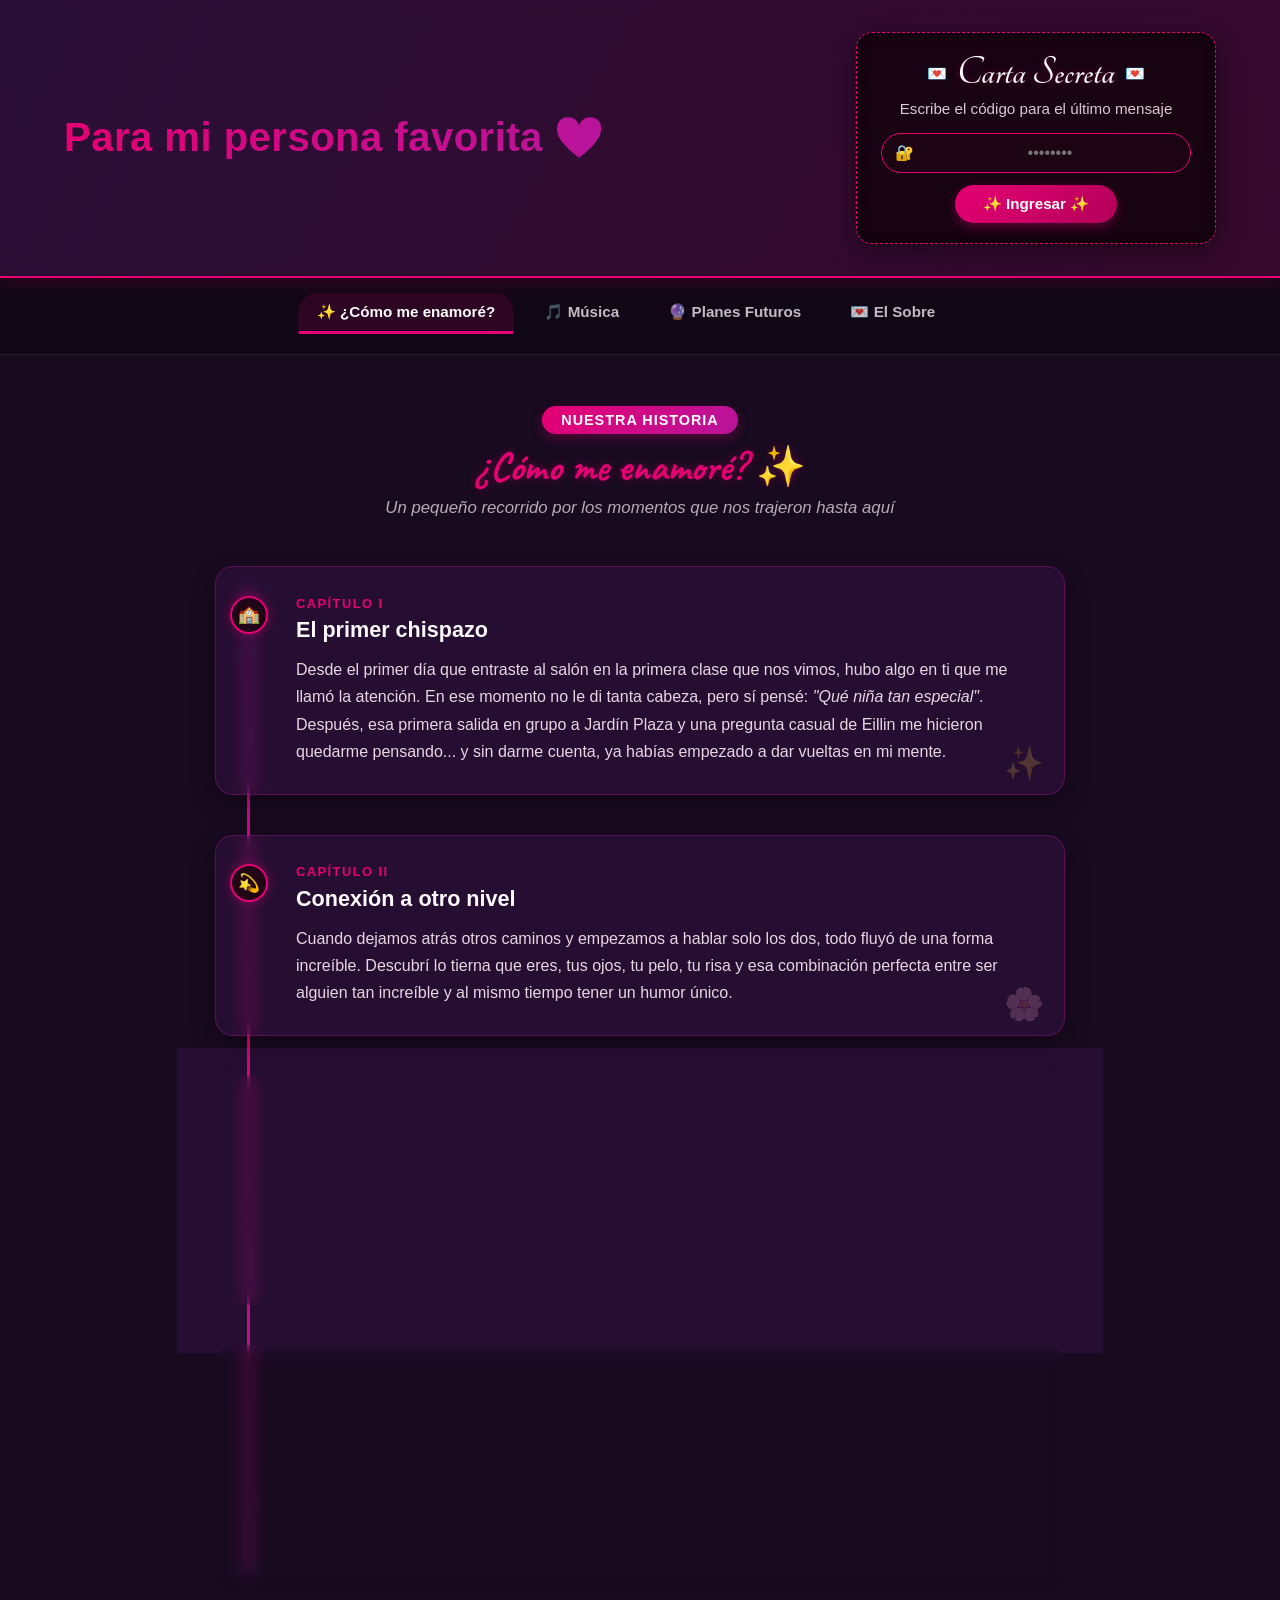
<file: index.html>
<!DOCTYPE html>
<html lang="es">
<head>
    <meta charset="UTF-8">
    <meta name="viewport" content="width=device-width, initial-scale=1.0">
    <title>Para mi persona favorita ❤️</title>
    <link rel="icon" type="image/jpeg" href="Imagenes/Corazon.jpeg">
    <link rel="stylesheet" href="style.css">
</head>
<body>
    <div id="lluvia-fondo"></div>
    <header>
        <h1>Para mi persona favorita ❤️</h1>
        <div class="header-secret-box" id="headerSecretBox">
            <div class="header-secret-title">
                <span>💌</span>
                <h3>Carta Secreta</h3>
                <span>💌</span>
            </div>
            
            <p class="header-secret-instructions">Escribe el código para el último mensaje</p>
            
            <form id="headerFormCodigo" class="header-secret-form" onsubmit="return false;">
                <div class="header-input-wrapper">
                    <span class="header-lock-icon">🔐</span>
                    <input type="password" id="headerInputCodigo" placeholder="••••••••" autocomplete="off" required>
                </div>
                <button type="submit" id="headerBtnIngresar" class="header-btn-secreto">✨ Ingresar ✨</button>
            </form>
        </div>
    </header>

    <nav>
        <div class="nav-fade left"></div>
        <ul id="navList">
            <li><button class="btnNav active" data-tab="enamores"><span class="emoji">✨</span> ¿Cómo me enamoré?</button></li>
            <li><button class="btnNav" data-tab="musica"><span class="emoji">🎵</span> Música</button></li>
            <li><button class="btnNav" data-tab="planes"><span class="emoji">🔮</span> Planes Futuros</button></li>
            <li><button class="btnNav" data-tab="sobre"><span class="emoji">💌</span> El Sobre</button></li>
        </ul>
        <div class="nav-fade right"></div>
    </nav>

    <main>
        <section id="enamores" class="tab-content seccion-enamore active">
            <div class="enamore-header">
                <span class="badge-historia">Nuestra Historia</span>
                <h2>¿Cómo me enamoré? ✨</h2>
                <p class="subtitulo-historia">Un pequeño recorrido por los momentos que nos trajeron hasta aquí</p>
            </div>

            <div class="timeline-cuento">
                <article class="capitulo-card" data-cap="1">
                    <div class="capitulo-numero">Capítulo I</div>
                    <div class="capitulo-icono">🏫</div>
                    <div class="capitulo-contenido">
                        <h3>El primer chispazo</h3>
                        <p>
                            Desde el primer día que entraste al salón en la primera clase que nos vimos, hubo algo en ti que me llamó la atención. En ese momento no le di tanta cabeza, pero sí pensé: <em>"Qué niña tan especial"</em>. Después, esa primera salida en grupo a Jardín Plaza y una pregunta casual de Eillin me hicieron quedarme pensando... y sin darme cuenta, ya habías empezado a dar vueltas en mi mente.
                        </p>
                    </div>
                    <div class="capitulo-decoracion">✨</div>
                </article>

                <article class="capitulo-card" data-cap="2">
                    <div class="capitulo-numero">Capítulo II</div>
                    <div class="capitulo-icono">💫</div>
                    <div class="capitulo-contenido">
                        <h3>Conexión a otro nivel</h3>
                        <p>
                            Cuando dejamos atrás otros caminos y empezamos a hablar solo los dos, todo fluyó de una forma increíble. Descubrí lo tierna que eres, tus ojos, tu pelo, tu risa y esa combinación perfecta entre ser alguien tan increíble y al mismo tiempo tener un humor único. 
                        </p>
                    </div>
                    <div class="capitulo-decoracion">🌸</div>
                </article>

                <article class="capitulo-card" data-cap="3">
                    <div class="capitulo-numero">Capítulo III</div>
                    <div class="capitulo-icono">🌸</div>
                    <div class="capitulo-contenido">
                        <h3>Lo que me atrapó de ti</h3>
                        <p>
                            Me enamoré de lo cariñosos que nos volvimos el uno con el otro sin forzar nada, de lo divertida que haces cualquier tarde en la U, y de la pasión con la que hablas de las cosas que te encantan, como <strong>Musu Musu Musume</strong>, tus videojuegos y todo tu mundo. Escucharte hablar apasionadamente de lo que amas es de mis cosas favoritas.
                        </p>
                    </div>
                    <div class="capitulo-decoracion">💖</div>
                </article>

                <article class="capitulo-card capitulo-destacado" data-cap="4">
                    <div class="marcapaginas-fecha">
                        <span class="dia">01</span>
                        <span class="mes">SEP</span>
                        <span class="label">Nuestra Fecha</span>
                    </div>

                    <div class="capitulo-numero">Capítulo IV</div>
                    <div class="capitulo-icono">💖</div>
                    <div class="capitulo-contenido">
                        <br>
                        <h3>El momento donde todo se confirmó</h3>
                        <p>
                            Desde las vacaciones ya sentía que la chispa entre los dos era diferente. Pero ese día en la biblioteca, abrazados, cuando dejamos el misterio de lado y nos dimos ese primer beso, todo quedó claro: nos gustábamos muchísimo. Desde aquel día hasta hoy, no hay un solo día en el que no me alegre de tenerte a mi lado.
                        </p>
                    </div>
                    <div class="capitulo-decoracion">💌</div>
                </article>
            </div>
        </section>

        <section id="musica" class="tab-content">
            <h2>Nuestra Playlist 🎵</h2>
            <p class="subtitulo-seccion">Cada tema guarda un trozo de nuestra historia y lo que siento por ti</p>

            <div class="player-card">
                <audio id="mainAudioPlayer" preload="metadata"></audio>

                <div class="player-portada-wrapper">
                    <img id="playerPortada" src="" alt="Portada de la canción" class="player-portada">
                </div>

                <div class="player-info">
                    <h3 id="playerTitulo">Título</h3>
                    <p id="playerArtista">Artista</p>
                </div>

                <div class="player-dedicatoria">
                    <p id="playerDedicatoria">Dedicatoria</p>
                </div>

                <div class="player-progress-container">
                    <span id="currentTime">0:00</span>
                    <input type="range" id="progressBar" value="0" min="0" max="100">
                    <span id="totalDuration">0:00</span>
                </div>

                <div class="player-controls">
                    <button id="btnPrev" class="ctrl-btn" title="Anterior">⏮</button>
                    <button id="btnPlayPause" class="ctrl-btn main-play-btn" title="Reproducir/Pausar">▶</button>
                    <button id="btnNext" class="ctrl-btn" title="Siguiente">⏭</button>
                </div>
            </div>
        </section>

        <section id="planes" class="tab-content">
            <div class="enamore-header">
                <span class="badge-historia">Próximas Misiones</span>
                <h2>Nuestra Bucket List 🔮</h2>
                <p class="subtitulo-historia">Selecciona un boleto para ver los detalles de lo que nos espera</p>
            </div>

            <div class="tickets-grid">
                <div class="ticket-card" onclick="this.classList.toggle('flipped')">
                    <div class="ticket-inner">
                        <div class="ticket-front">
                            <div class="ticket-badge">Boleto #01</div>
                            <div class="ticket-icon">☕</div>
                            <h3>Cafeteria & Charla</h3>
                            <span class="ticket-hint">Toca para voltear ↻</span>
                        </div>
                        <div class="ticket-back">
                            <h3>Café sin prisa</h3>
                            <p>Encontrar un lugar tranquilo después de un día pesado de la uni solo para sentarnos a conversar, reírnos y desconectar de todo.</p>
                            <div class="ticket-tag">Estado: Pendiente de cita</div>
                        </div>
                    </div>
                </div>

                <div class="ticket-card" onclick="this.classList.toggle('flipped')">
                    <div class="ticket-inner">
                        <div class="ticket-front">
                            <div class="ticket-badge">Boleto #02</div>
                            <div class="ticket-icon">🍳</div>
                            <h3>Masterclass de Cocina</h3>
                            <span class="ticket-hint">Toca para voltear ↻</span>
                        </div>
                        <div class="ticket-back">
                            <h3>Chef Experta</h3>
                            <p>Un espacio donde me enseñes tus mejores recetas y trucos en la cocina, mientras intentamos que el resultado quede rico (o al menos nos reímos en el intento).</p>
                            <div class="ticket-tag">Estado: Quemado</div>
                        </div>
                    </div>
                </div>

                <div class="ticket-card" onclick="this.classList.toggle('flipped')">
                    <div class="ticket-inner">
                        <div class="ticket-front">
                            <div class="ticket-badge">Boleto #03</div>
                            <div class="ticket-icon">🍿</div>
                            <h3>Maratón Épica</h3>
                            <span class="ticket-hint">Toca para voltear ↻</span>
                        </div>
                        <div class="ticket-back">
                            <h3>Cine en Casa</h3>
                            <p>Elegir una saga o serie como la Boticaria, aunque al final terminemos hablando de cualquier otra cosa más tiempo que viendo la pantalla.</p>
                            <div class="ticket-tag">Estado: Palomitas listas</div>
                        </div>
                    </div>
                </div>

                <div class="ticket-card" onclick="this.classList.toggle('flipped')">
                    <div class="ticket-inner">
                        <div class="ticket-front">
                            <div class="ticket-badge">Boleto #04</div>
                            <div class="ticket-icon">🕹️</div>
                            <h3>Cita Arcade</h3>
                            <span class="ticket-hint">Toca para voltear ↻</span>
                        </div>
                        <div class="ticket-back">
                            <h3>Competencia amistosa</h3>
                            <p>Competir en maquinitas, juegos de carreras o retarnos en algún videojuego cooperativo local hasta ver quién gana sobre el otro.</p>
                            <div class="ticket-tag">Estado: A la vuelta de la esquina</div>
                        </div>
                    </div>
                </div>

                <div class="ticket-card" onclick="this.classList.toggle('flipped')">
                    <div class="ticket-inner">
                        <div class="ticket-front">
                            <div class="ticket-badge">Boleto #05</div>
                            <div class="ticket-icon">🌆</div>
                            <h3>Tour por Cali</h3>
                            <span class="ticket-hint">Toca para voltear ↻</span>
                        </div>
                        <div class="ticket-back">
                            <h3>Guía Turístico</h3>
                            <p>Llevarte a recorrer los mejores rincones de la ciudad, enseñarte lo mejor de Cali, comer algo rico y mostrarte mis lugares favoritos.</p>
                            <div class="ticket-tag">Estado: Planificando la ruta</div>
                        </div>
                    </div>
                </div>
            </div>
        </section>

        <section id="sobre" class="tab-content">
            <div class="carta-container">
                <div class="corner-deco top-left">ꨄ︎</div>
                <div class="corner-deco top-right">ꨄ︎</div>
                <div class="corner-deco bottom-left">ꨄ︎</div>
                <div class="corner-deco bottom-right">ꨄ︎</div>
                <div class="deco-line top"></div>
                <div class="deco-line bottom"></div>

                <div class="title-area">
                    <div class="title-ornament">✦ ✦ ✦</div>
                    <h2>💌 Carta de Amor 💌</h2>
                    <div class="title-ornament">✦ ✦ ✦</div>
                </div>

                <div class="carta-content">
                    <div class="carta-header">
                        <div class="carta-hearts">♥ ♥ ♥ ♥ ♥ ♥ ♥ ♥</div>
                        <div class="carta-lace"></div>
                    </div>

                    <p class="amor-saludo">Laurent Andrea,</p>
                    
                    <p>Querida Laurent,</p>

                    <p>
                        Las palabras más importantes y personales no caben en una pantalla; por eso las tienes ahora mismo en tus manos, escritas a puño y letra en la carta física. Quería que tuvieras algo real, un recuerdo tangible que te pudieras llevar a casa y guardar para siempre.
                    </p>

                    <div class="divider">⊹₊˚‧︵‿₊ 🌸 ₊‿︵‧˚₊⊹</div>

                    <p>
                        Sin embargo, no podía dejar este espacio digital vacío. Cada línea de código de esta página la programé pensando en ti, en nuestras charlas interminables, en las tardes de biblioteca y en lo increíble que ha sido ver cómo algo que empezó en una simple amistad se convirtió en algo tan bonito e importante para mí.
                    </p>

                    <div class="divider">⊹₊˚‧︵‿₊ 🌷 ₊‿︵‧˚₊⊹</div>

                    <p>
                        Esta página es un reflejo de lo mucho que valoro cada momento a tu lado y del entusiasmo que me da seguir descubriendo quién eres. Pero la experiencia no termina aquí... todavía queda un último paso para cerrar este camino con broche de oro.
                    </p>

                    <div class="divider">⊹₊˚‧︵‿₊ 💗 ₊‿︵‧˚₊⊹</div>

                    <p>
                        Toma el sobre físico que te entregué y examínalo con detenimiento. No mires solo la carta... asómate bien adentro del sobre, en la parte más profunda de la base inferior interior. Ahí encontrarás oculto el código secreto.
                    </p>

                    <p>
                        Escríbelo en la tarjeta del encabezado arriba, presiona ingresar y descubre lo que falta. 💖
                    </p>

                    <div class="carta-footer">
                        <div class="carta-lace bottom"></div>
                        <div class="carta-hearts">♥ ♥ ♥ ♥ ♥ ♥ ♥ ♥</div>
                        <p class="last">Con todo mi amor,<br>Samuel Campo ❣️</p>
                        <div class="firma-ornament">𓂃˖˳·˖ ִֶָ ⋆🌷͙⋆ ִֶָ˖·˳˖𓂃 ִֶָ</div>
                    </div>
                </div>
            </div>
        </section>
    </main>

    <script src="script.js"></script>
</body>
</html>
</file>
<file: style.css>
@import url('https://fonts.googleapis.com/css2?family=Tangerine:wght@400;700&family=Caveat:wght@400;600&display=swap');
@import url('https://fonts.googleapis.com/css?family=Sacramento&family=Caveat:wght@400;600&display=swap');

:root {
    --cprincipal: hsla(330, 100%, 45%, 1);
    --csecundario: hsla(310, 80%, 40%, 1);
    --cfondo: hsla(280, 60%, 40%, 1);
    --cfondoscuro: hsla(280, 50%, 8%, 1);
    --cdetalle: hsla(0, 100%, 45%, 1);
    --ctclaro: hsla(330, 20%, 98%, 1);
}

* {
    box-sizing: border-box;
    margin: 0;
    padding: 0;
}

body {
    background-color: var(--cfondoscuro);
    color: var(--ctclaro);
    font-family: 'Segoe UI', Tahoma, Geneva, Verdana, sans-serif;
    margin: 0;
    padding: 0;
    overflow-x: hidden;
}

/* Capas y posiciones globales */
header, nav, main {
    position: relative;
    z-index: 10;
}

/* #region Header Responsivo */

header {
    display: flex;
    flex-direction: column;
    align-items: center;
    justify-content: center;
    gap: 1.5rem;
    padding: 2rem 1.5rem;
    background: linear-gradient(120deg,
        hsla(280, 60%, 40%, 0.18),
        hsla(330, 100%, 45%, 0.15),
        hsla(310, 80%, 40%, 0.18));
    background-size: 200% 200%;
    animation: gradientMove 14s ease infinite;
    border-bottom: 2px solid var(--cprincipal);
    box-shadow: 0 4px 20px hsla(330, 100%, 45%, 0.25);
    backdrop-filter: blur(8px);
    width: 100%;
}

@keyframes gradientMove {
    0%   { background-position: 0% 50%; }
    50%  { background-position: 100% 50%; }
    100% { background-position: 0% 50%; }
}

header h1 {
    margin: 0;
    font-size: 2rem;
    letter-spacing: 0.5px;
    text-align: center;
    word-break: break-word;
    background: linear-gradient(90deg, var(--cprincipal), var(--csecundario), var(--cprincipal));
    background-size: 200% auto;
    -webkit-background-clip: text;
    background-clip: text;
    color: transparent;
    animation: shine 6s linear infinite;
}

@keyframes shine {
    to { background-position: 200% center; }
}

/* #endregion */

/* #region Caja Secreta del Header */

.header-secret-box {
    margin-top: 0;
    padding: 20px 24px;
    background: rgba(15, 2, 10, 0.75);
    border: 1.5px dashed var(--cprincipal);
    border-radius: 16px;
    box-shadow: inset 0 0 12px rgba(0, 0, 0, 0.5), 0 8px 24px rgba(0, 0, 0, 0.4);
    transition: transform 0.3s ease, border-color 0.3s ease, box-shadow 0.3s ease;
    text-align: center;
    max-width: 380px;
    width: 100%;
    box-sizing: border-box;
}

.header-secret-title {
    display: flex;
    align-items: center;
    justify-content: center;
    gap: 10px;
    margin-bottom: 5px;
}

.header-secret-title h3 {
    font-family: "Tangerine", cursive;
    font-size: 2.6rem;
    color: var(--ctclaro);
    margin: 0;
    text-shadow: 0 0 8px hsla(330, 100%, 45%, 0.4);
    line-height: 1;
}

.header-secret-instructions {
    color: rgba(255, 235, 245, 0.85);
    font-size: 0.95rem;
    margin: 0 0 16px 0 !important;
}

.header-secret-form {
    display: flex;
    flex-direction: column;
    align-items: center;
    gap: 12px;
}

.header-input-wrapper {
    position: relative;
    width: 100%;
}

.header-input-wrapper .header-lock-icon {
    position: absolute;
    left: 14px;
    top: 50%;
    transform: translateY(-50%);
    font-size: 0.95rem;
}

.header-input-wrapper input {
    width: 100%;
    padding: 10px 12px 10px 40px;
    border-radius: 20px;
    border: 1px solid var(--cprincipal);
    background: rgba(30, 5, 20, 0.8);
    color: #ffffff;
    font-size: 1rem;
    text-align: center;
    outline: none;
    box-sizing: border-box;
    transition: all 0.3s ease;
}

.header-input-wrapper input:focus {
    box-shadow: 0 0 10px var(--cprincipal);
}

.header-btn-secreto {
    background: linear-gradient(135deg, var(--cprincipal), #b30059);
    color: white;
    border: none;
    padding: 10px 28px;
    font-weight: bold;
    font-size: 0.95rem;
    border-radius: 20px;
    cursor: pointer;
    box-shadow: 0 4px 12px rgba(255, 0, 128, 0.3);
    transition: transform 0.2s ease, box-shadow 0.2s ease;
}

.header-btn-secreto:hover {
    transform: translateY(-2px);
    box-shadow: 0 6px 16px rgba(255, 0, 128, 0.5);
}

/* Animaciones de Validación */
.header-anim-error {
    animation: headerShakeError 0.45s ease-in-out;
    border-color: #ff3366 !important;
    box-shadow: 0 0 16px rgba(255, 51, 102, 0.6) !important;
}

@keyframes headerShakeError {
    0%, 100% { transform: translateX(0); }
    20% { transform: translateX(-10px); }
    40% { transform: translateX(10px); }
    60% { transform: translateX(-6px); }
    80% { transform: translateX(6px); }
}

.header-anim-success {
    animation: headerPulseSuccess 0.6s ease-in-out forwards;
    border-color: #00ff88 !important;
    box-shadow: 0 0 20px rgba(0, 255, 136, 0.8) !important;
}

@keyframes headerPulseSuccess {
    0% { transform: scale(1); }
    50% { transform: scale(1.04); }
    100% { transform: scale(1); }
}

/* Media Query específica para organizar el Header perfectamente en PC */
@media (min-width: 850px) {
    header {
        flex-direction: row;
        justify-content: space-between;
        align-items: center;
        padding: 2rem 4rem;
        gap: 2rem;
    }
    header h1 {
        text-align: left;
        font-size: 2.5rem;
        max-width: 55%;
    }
    .header-secret-box {
        max-width: 360px;
        flex-shrink: 0;
    }
}

/* #endregion */

/* #region Nav */

nav {
    position: relative;
    display: flex;
    justify-content: center;
    padding: 0.75rem 0.5rem;
    background-color: rgba(0, 0, 0, 0.3);
    border-bottom: 1px solid rgba(255, 255, 255, 0.1);
    width: 100%;
}

.nav-fade {
    position: absolute;
    top: 0;
    bottom: 0;
    width: 32px;
    pointer-events: none;
    z-index: 2;
    opacity: 0;
    transition: opacity 0.25s ease;
}
.nav-fade.visible {
    opacity: 1;
}
.nav-fade.left {
    left: 0;
    background: linear-gradient(90deg, var(--cfondoscuro), transparent);
}
.nav-fade.right {
    right: 0;
    background: linear-gradient(270deg, var(--cfondoscuro), transparent);
}

nav ul {
    position: relative;
    display: flex;
    gap: 0.75rem;
    list-style: none;
    width: 100%;
    max-width: 800px;
    overflow-x: auto;
    white-space: nowrap;
    padding: 0.2rem 36px 0.5rem 0.5rem;
    -webkit-overflow-scrolling: touch;
    touch-action: pan-x;
    scroll-behavior: smooth;
    scroll-snap-type: x proximity;
    user-select: none;
    scrollbar-width: thin;
    scrollbar-color: var(--cprincipal) rgba(0, 0, 0, 0.2);
    justify-content: flex-start;
}

@media (min-width: 768px) {
    nav ul {
        justify-content: center;
        overflow-x: visible;
    }
}

nav ul::-webkit-scrollbar {
    display: block;
    height: 4px;
}

nav ul::-webkit-scrollbar-track {
    background: rgba(0, 0, 0, 0.2);
    border-radius: 10px;
}

nav ul::-webkit-scrollbar-thumb {
    background: var(--cprincipal);
    border-radius: 10px;
    box-shadow: 0 0 6px var(--cprincipal);
}

nav li {
    scroll-snap-align: start;
}

.btnNav {
    position: relative;
    background: transparent;
    border: 1px solid transparent;
    color: var(--ctclaro);
    padding: 0.6rem 1.1rem;
    font-size: 0.95rem;
    font-weight: 600;
    border-radius: 20px;
    cursor: pointer;
    transition: all 0.3s ease;
    opacity: 0.75;
    white-space: nowrap;
    flex-shrink: 0;
}

.btnNav:hover {
    opacity: 1;
    color: var(--cprincipal);
    background: rgba(255, 0, 128, 0.08);
}

.btnNav.active {
    opacity: 1;
    color: #ffffff;
    border-bottom: 3px solid var(--cprincipal);
    border-radius: 20px 20px 2px 2px;
    background: rgba(255, 0, 128, 0.12);
}

.emoji {
    display: inline-block;
    transition: transform 0.2s ease;
}

.btnNav:hover .emoji {
    animation: emojiBounce 0.5s ease;
}

@keyframes emojiBounce {
    0%, 100% { transform: translateY(0) rotate(0); }
    30% { transform: translateY(-4px) rotate(-8deg); }
    60% { transform: translateY(0) rotate(8deg); }
}

/* #endregion */

/* #region Main & Secciones */

main {
    padding: 2.5rem 1.5rem;
    max-width: 900px;
    margin: 0 auto;
}

.tab-content {
    display: none;
    animation: fadeIn 0.4s ease-in-out;
}

.tab-content.active {
    display: block;
}

@keyframes fadeIn {
    from {
        opacity: 0;
        transform: translateY(8px);
    }
    to {
        opacity: 1;
        transform: translateY(0);
    }
}

main h2 {
    font-size: 1.8rem;
    margin-bottom: 0.5rem;
    color: var(--cprincipal);
    text-shadow: 0 0 8px hsla(330, 100%, 45%, 0.4);
    text-align: center;
}

.subtitulo-seccion {
    text-align: center;
    font-size: 1rem;
    color: rgba(255, 235, 245, 0.75);
    margin-bottom: 2rem;
    font-style: italic;
}

.card {
    background-color: hsla(280, 60%, 40%, 0.12);
    border: 1px solid hsla(310, 80%, 40%, 0.3);
    border-radius: 12px;
    padding: 1.5rem;
    backdrop-filter: blur(6px);
    line-height: 1.6;
    font-size: 1rem;
    box-shadow: 0 4px 15px rgba(0, 0, 0, 0.2);
}

/* #endregion */

/* #region Sección Música (Estilo Reproductor Slide) */

.player-card {
    background: linear-gradient(145deg, rgba(35, 5, 25, 0.9), rgba(15, 3, 10, 0.95));
    border: 1px solid hsla(330, 100%, 45%, 0.4);
    border-radius: 20px;
    padding: 2rem;
    box-shadow: 0 10px 30px rgba(0, 0, 0, 0.6);
    backdrop-filter: blur(10px);
    display: flex;
    flex-direction: column;
    align-items: center;
    max-width: 460px;
    margin: 0 auto;
}

/* Portada grande centrada */
.player-portada-wrapper {
    width: 100%;
    max-width: 280px;
    aspect-ratio: 1 / 1;
    margin-bottom: 1.2rem;
    border-radius: 16px;
    overflow: hidden;
    box-shadow: 0 8px 24px rgba(0, 0, 0, 0.6);
    border: 2px solid var(--cprincipal);
}

.player-portada {
    width: 100%;
    height: 100%;
    object-fit: cover;
    transition: transform 0.3s ease;
}

.player-card:hover .player-portada {
    transform: scale(1.02);
}

/* Info del tema */
.player-info {
    text-align: center;
    margin-bottom: 0.8rem;
    width: 100%;
}

.player-info h3 {
    font-size: 1.4rem;
    color: var(--ctclaro);
    margin: 0;
    font-weight: 700;
}

.player-info p {
    font-size: 1rem;
    color: var(--cprincipal);
    margin: 4px 0 0 0;
    font-weight: 600;
}

/* Dedicatoria */
.player-dedicatoria {
    background: rgba(0, 0, 0, 0.3);
    border-left: 3px solid var(--cprincipal);
    padding: 0.85rem 1.1rem;
    border-radius: 0 10px 10px 0;
    width: 100%;
    margin-bottom: 1.2rem;
}

.player-dedicatoria p {
    margin: 0;
    font-size: 0.92rem;
    color: rgba(255, 235, 245, 0.88);
    font-style: italic;
    line-height: 1.5;
    text-align: left;
}

/* Barra de tiempo */
.player-progress-container {
    display: flex;
    align-items: center;
    gap: 10px;
    width: 100%;
    margin-bottom: 1.5rem;
    font-size: 0.85rem;
    color: rgba(255, 235, 245, 0.7);
}

.player-progress-container input[type="range"] {
    flex: 1;
    accent-color: var(--cprincipal);
    cursor: pointer;
    height: 6px;
    border-radius: 3px;
}

/* Controles de reproducción */
.player-controls {
    display: flex;
    align-items: center;
    justify-content: center;
    gap: 2rem;
    width: 100%;
}

.ctrl-btn {
    background: transparent;
    border: none;
    color: var(--ctclaro);
    font-size: 1.6rem;
    cursor: pointer;
    transition: transform 0.2s ease, color 0.2s ease;
    display: flex;
    align-items: center;
    justify-content: center;
}

.ctrl-btn:hover {
    color: var(--cprincipal);
    transform: scale(1.15);
}

.main-play-btn {
    background: var(--cprincipal);
    color: white;
    width: 56px;
    height: 56px;
    border-radius: 50%;
    font-size: 1.4rem;
    box-shadow: 0 4px 15px hsla(330, 100%, 45%, 0.4);
}

.main-play-btn:hover {
    color: white;
    transform: scale(1.08);
    box-shadow: 0 6px 20px hsla(330, 100%, 45%, 0.6);
}

/* #endregion */

/* #region Carta (El Sobre) */

#sobre {
    text-align: center;
    padding: 1rem 0 3rem;
}

.carta-container {
    position: relative;
    max-width: 650px;
    width: 100%;
    margin: 0 auto;
    text-align: center;
    padding: 35px 30px;
    box-sizing: border-box;

    background: linear-gradient(160deg, rgba(40, 5, 25, 0.88) 0%, rgba(20, 3, 12, 0.93) 100%);
    border: 2px solid hsla(330, 100%, 45%, 0.6);
    outline: 1px solid hsla(330, 100%, 45%, 0.3);
    outline-offset: 6px;
    border-radius: 20px;

    box-shadow: 
        0 0 25px hsla(330, 100%, 45%, 0.25),
        0 10px 35px rgba(0, 0, 0, 0.6);
}

.deco-line {
    position: absolute;
    left: 22px;
    right: 22px;
    height: 1px;
    background: linear-gradient(90deg, transparent, var(--cprincipal), transparent);
}
.deco-line.top    { top: 16px; }
.deco-line.bottom { bottom: 16px; }

.corner-deco {
    position: absolute;
    font-size: 20px;
    color: var(--cprincipal);
    line-height: 1;
}
.corner-deco.top-left     { top: 8px;  left: 10px;  }
.corner-deco.top-right    { top: 8px;  right: 10px; transform: scaleX(-1); }
.corner-deco.bottom-left  { bottom: 8px; left: 10px;  transform: scaleY(-1); }
.corner-deco.bottom-right { bottom: 8px; right: 10px; transform: scale(-1); }

.title-area {
    margin: 8px 0 20px;
}
.title-ornament {
    font-size: 13px;
    color: var(--cprincipal);
    letter-spacing: 6px;
    opacity: 0.8;
}
.title-area h2 {
    margin: 8px 0;
    font-family: "Tangerine", cursive;
    font-size: 3rem;
    font-weight: 700;
    color: var(--ctclaro);
    text-shadow: 0 0 12px hsla(330, 100%, 45%, 0.5);
}

.carta-content {
    width: 100%;
    background: linear-gradient(160deg, rgba(47, 3, 65, 0.4), rgba(21, 7, 27, 0.5));
    padding: 25px 24px;
    border-radius: 16px;
    border: 1.5px solid hsla(330, 100%, 45%, 0.2);
    box-sizing: border-box;
    text-align: left;
    line-height: 1.8;
}

.carta-header {
    text-align: center;
    margin-bottom: 16px;
}
.carta-hearts {
    font-size: 14px;
    color: var(--cprincipal);
    letter-spacing: 4px;
    opacity: 0.7;
}
.carta-lace {
    height: 8px;
    background: repeating-linear-gradient(
        90deg,
        transparent,
        transparent 6px,
        hsla(330, 100%, 45%, 0.4) 6px,
        hsla(330, 100%, 45%, 0.4) 7px
    );
    margin-top: 6px;
    border-radius: 2px;
}
.carta-lace.bottom { margin-bottom: 6px; margin-top: 0; }

.amor-saludo {
    font-family: "Tangerine", cursive;
    font-size: 4.2rem !important;
    color: var(--cprincipal);
    margin-bottom: 14px !important;
    text-shadow: 0 0 14px hsla(330, 100%, 45%, 0.5);
    line-height: 1.1 !important;
    display: block;
}

.carta-content p {
    margin: 12px 0;
    color: rgba(255, 235, 245, 0.92);
    font-size: 1.05rem;
}

.divider {
    text-align: center;
    color: var(--cprincipal);
    font-size: 0.95rem;
    margin: 16px 0;
    opacity: 0.8;
    letter-spacing: 4px;
}

.carta-footer {
    text-align: center;
    margin-top: 24px;
}
.last {
    font-family: "Tangerine", cursive;
    font-size: 2.8rem !important;
    text-align: center;
    line-height: 1.3;
    color: var(--cprincipal);
    text-shadow: 0 0 12px hsla(330, 100%, 45%, 0.5);
    margin: 14px 0 6px !important;
}
.firma-ornament {
    font-size: 0.95rem;
    color: var(--cprincipal);
    letter-spacing: 4px;
    opacity: 0.6;
}

@media (max-width: 480px) {
    .carta-container { padding: 20px 14px; }
    .title-area h2 { font-size: 2.2rem; }
    .amor-saludo { font-size: 3rem !important; }
    .last { font-size: 2.2rem !important; }
    .carta-content p { font-size: 0.95rem; }
}

/* #endregion */

/* #region Sección ¿Cómo me enamoré? */

.seccion-enamore {
    max-width: 850px;
    margin: 0 auto;
    padding: 1rem 0;
}

.enamore-header {
    text-align: center;
    margin-bottom: 3rem;
}

.badge-historia {
    background: linear-gradient(135deg, var(--cprincipal), var(--csecundario));
    color: white;
    font-size: 0.9rem;
    font-weight: 600;
    padding: 0.4rem 1.2rem;
    border-radius: 20px;
    letter-spacing: 1px;
    text-transform: uppercase;
    box-shadow: 0 4px 12px hsla(330, 100%, 45%, 0.3);
}

.enamore-header h2 {
    font-size: 2.5rem;
    color: var(--cprincipal);
    margin: 0.8rem 0 0.4rem 0;
    font-family: 'Caveat', cursive, sans-serif;
}

.subtitulo-historia {
    color: rgba(255, 235, 245, 0.7);
    font-size: 1.05rem;
    font-style: italic;
}

.timeline-cuento {
    position: relative;
    display: flex;
    flex-direction: column;
    gap: 2.5rem;
}

.timeline-cuento::before {
    content: '';
    position: absolute;
    left: 32px;
    top: 20px;
    bottom: 20px;
    width: 3px;
    background: linear-gradient(to bottom, var(--csecundario), var(--cprincipal), var(--csecundario));
    border-radius: 2px;
    z-index: 1;
}

.capitulo-card {
    position: relative;
    background: hsla(280, 60%, 40%, 0.15);
    border-radius: 18px;
    padding: 1.8rem 1.8rem 1.8rem 5rem;
    border: 1px solid hsla(310, 80%, 40%, 0.35);
    box-shadow: 0 10px 25px rgba(0, 0, 0, 0.3);
    backdrop-filter: blur(8px);
    transition: all 0.4s cubic-bezier(0.175, 0.885, 0.32, 1.275);
    z-index: 2;
    overflow: hidden;
}

.capitulo-card:hover {
    transform: translateY(-4px) scale(1.01);
    box-shadow: 0 15px 35px hsla(330, 100%, 45%, 0.25);
    border-color: var(--cprincipal);
}

.capitulo-numero {
    font-size: 0.8rem;
    font-weight: 700;
    text-transform: uppercase;
    letter-spacing: 1.5px;
    color: var(--cprincipal);
    margin-bottom: 0.4rem;
}

.capitulo-icono {
    position: absolute;
    left: 14px;
    top: 1.8rem;
    width: 38px;
    height: 38px;
    background: rgba(30, 5, 20, 0.9);
    border: 2px solid var(--cprincipal);
    border-radius: 50%;
    display: flex;
    align-items: center;
    justify-content: center;
    font-size: 1.1rem;
    box-shadow: 0 0 12px hsla(330, 100%, 45%, 0.4);
    z-index: 3;
}

.capitulo-contenido h3 {
    margin: 0 0 0.8rem 0;
    color: var(--ctclaro);
    font-size: 1.35rem;
    text-align: left;
}

.capitulo-contenido p {
    margin: 0;
    color: rgba(255, 235, 245, 0.9);
    line-height: 1.7;
    font-size: 1rem;
}

.capitulo-decoracion {
    position: absolute;
    right: 20px;
    bottom: 12px;
    font-size: 2rem;
    opacity: 0.2;
    pointer-events: none;
    transition: opacity 0.3s ease, transform 0.3s ease;
}

.capitulo-card:hover .capitulo-decoracion {
    opacity: 0.5;
    transform: rotate(12deg) scale(1.2);
}

.capitulo-destacado {
    border: 2px solid var(--cprincipal);
    background: linear-gradient(135deg, hsla(280, 60%, 40%, 0.25), hsla(330, 100%, 45%, 0.2));
}

.marcapaginas-fecha {
    position: absolute;
    top: 0;
    right: 24px;
    background: linear-gradient(180deg, var(--cprincipal), var(--csecundario));
    color: white;
    padding: 0.5rem 0.7rem 0.8rem 0.7rem;
    border-bottom-left-radius: 6px;
    border-bottom-right-radius: 6px;
    text-align: center;
    box-shadow: 0 4px 10px hsla(330, 100%, 45%, 0.4);
    clip-path: polygon(0 0, 100% 0, 100% 85%, 50% 100%, 0 85%);
}

.marcapaginas-fecha .dia { display: block; font-size: 1.1rem; font-weight: 800; line-height: 1; }
.marcapaginas-fecha .mes { display: block; font-size: 0.65rem; font-weight: 600; letter-spacing: 1px; }
.marcapaginas-fecha .label { display: block; font-size: 0.5rem; opacity: 0.9; margin-top: 2px; }

@media (max-width: 600px) {
    .capitulo-card { padding: 1.2rem 1rem 1.2rem 3.5rem; }
    .timeline-cuento::before { left: 18px; }
    .capitulo-icono { left: 0px; width: 34px; height: 34px; font-size: 0.9rem; }
}

/* #endregion */

/* #region Lluvia Dinámica en el Fondo */

#lluvia-fondo {
    position: fixed;
    top: 0;
    left: 0;
    width: 100vw;
    height: 100vh;
    pointer-events: none;
    z-index: 0;
    overflow: hidden;
}

.texto-caida {
    position: absolute;
    top: -40px;
    color: var(--cprincipal);
    font-family: 'Caveat', cursive;
    opacity: 0.18;
    white-space: nowrap;
    text-shadow: 0 0 6px hsla(330, 100%, 45%, 0.3);
    user-select: none;
    will-change: transform;
    pointer-events: none;
    z-index: 0;
}

.girado-izq { transform: rotate(-20deg); }
.girado-der { transform: rotate(20deg); }
.sin-giro   { transform: rotate(0deg); }

@keyframes caerBamboleoIzq {
    0% { top: -40px; margin-left: 0px; opacity: 0; }
    15% { opacity: 0.22; }
    50% { margin-left: -25px; }
    85% { opacity: 0.22; }
    100% { top: 105vh; margin-left: 15px; transform: rotate(-35deg); opacity: 0; }
}

@keyframes caerBamboleoDer {
    0% { top: -40px; margin-left: 0px; opacity: 0; }
    15% { opacity: 0.22; }
    50% { margin-left: 25px; }
    85% { opacity: 0.22; }
    100% { top: 105vh; margin-left: -15px; transform: rotate(35deg); opacity: 0; }
}

.anim-izq { animation: caerBamboleoIzq linear forwards; }
.anim-der { animation: caerBamboleoDer linear forwards; }

/* #endregion */

/* --- ESTILOS UNICOS PARA PLANES / TICKETS 3D --- */
.tickets-grid {
    display: grid;
    grid-template-columns: repeat(auto-fit, minmax(260px, 1fr));
    gap: 1.8rem;
    padding: 1rem 0;
}

.ticket-card {
    background-color: transparent;
    perspective: 1000px;
    height: 300px;
    cursor: pointer;
}

.ticket-inner {
    position: relative;
    width: 100%;
    height: 100%;
    text-align: center;
    transition: transform 0.6s cubic-bezier(0.4, 0.2, 0.2, 1);
    transform-style: preserve-3d;
    border-radius: 16px;
    box-shadow: 0 8px 20px rgba(0, 0, 0, 0.2);
}

.ticket-card.flipped .ticket-inner {
    transform: rotateY(180deg);
}

.ticket-front, .ticket-back {
    position: absolute;
    width: 100%;
    height: 100%;
    backface-visibility: hidden;
    border-radius: 16px;
    display: flex;
    flex-direction: column;
    justify-content: space-between;
    padding: 1.8rem;
    box-sizing: border-box;
    border: 1px solid rgba(255, 255, 255, 0.15);
}

/* Cara Delantera del Ticket */
.ticket-front {
    background: linear-gradient(135deg, rgba(40, 20, 60, 0.85), rgba(20, 10, 30, 0.95));
    backdrop-filter: blur(10px);
}

.ticket-badge {
    align-self: flex-start;
    background: rgba(255, 255, 255, 0.1);
    padding: 4px 12px;
    border-radius: 20px;
    font-size: 0.8rem;
    letter-spacing: 1px;
    color: #ffb7ff;
}

.ticket-icon {
    font-size: 3.2rem;
    margin: 0.5rem 0;
}

.ticket-front h3 {
    font-size: 1.25rem;
    color: #fff;
    margin: 0;
}

.ticket-hint {
    font-size: 0.8rem;
    color: rgba(255, 255, 255, 0.5);
}

/* Cara Trasera del Ticket (Revelación) */
.ticket-back {
    background: linear-gradient(135deg, rgba(80, 30, 100, 0.9), rgba(40, 15, 60, 0.95));
    color: #fff;
    transform: rotateY(180deg);
    align-items: center;
    justify-content: center;
    text-align: center;
}

.ticket-back h3 {
    color: #ff99cc;
    margin-bottom: 0.6rem;
    font-size: 1.2rem;
}

.ticket-back p {
    font-size: 0.95rem;
    color: #f0f0f0;
    line-height: 1.5;
    margin-bottom: 1.2rem;
}

.ticket-tag {
    font-size: 0.8rem;
    background: rgba(255, 153, 204, 0.2);
    color: #ffb7ff;
    padding: 6px 14px;
    border-radius: 8px;
    border: 1px solid rgba(255, 153, 204, 0.4);
}
</file>
